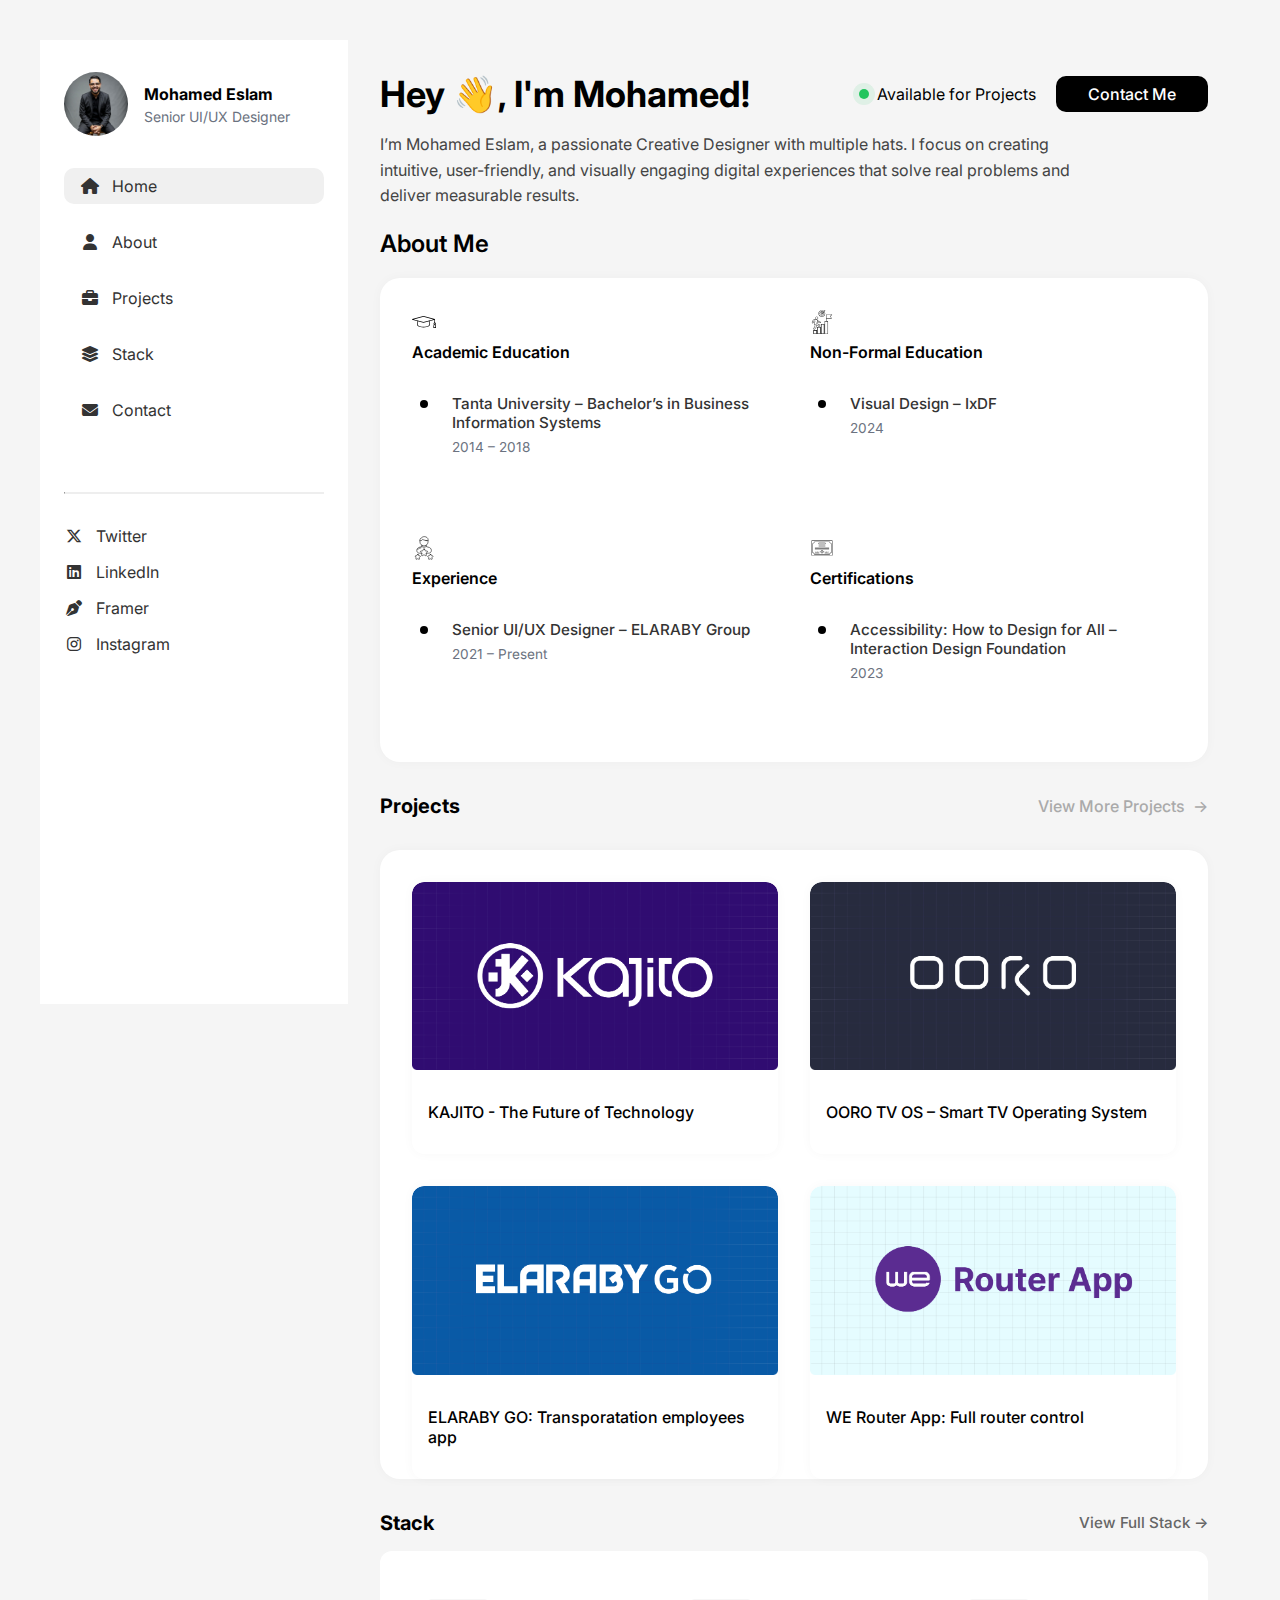
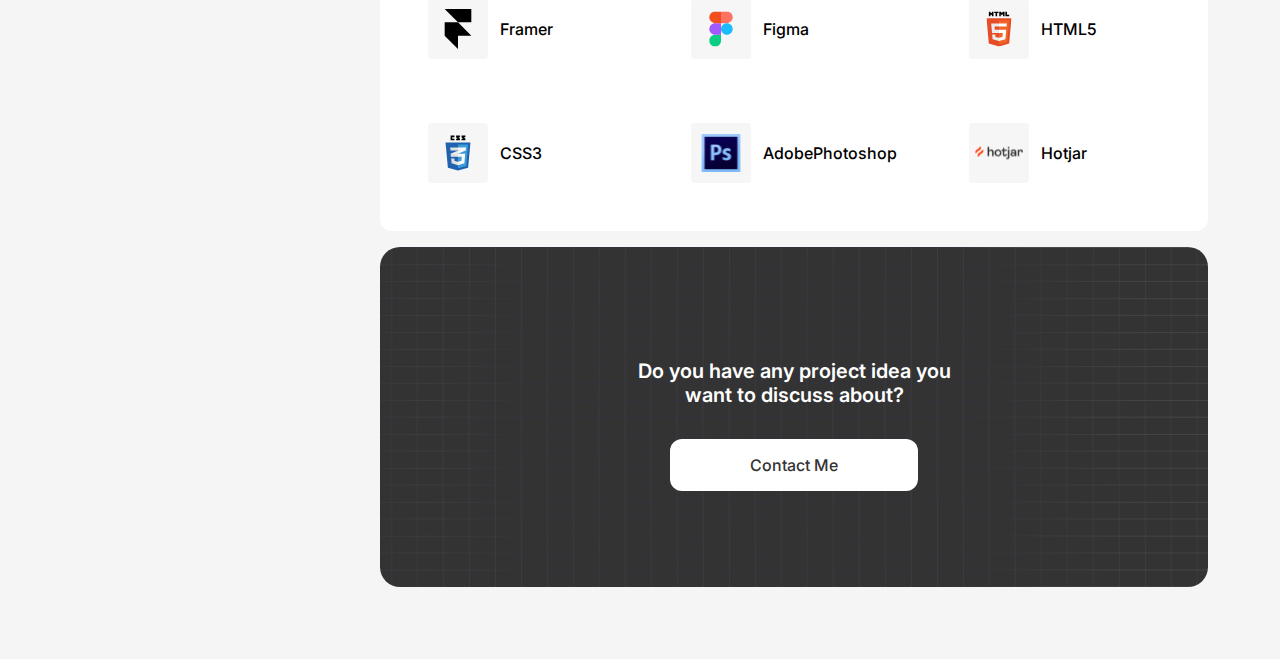
<file: index.html>
<!DOCTYPE html>
<html lang="en">

<head>
    <meta charset="UTF-8" />
    <meta name="viewport" content="width=device-width, initial-scale=1.0" />
    <title>Mohamed Eslam</title>
    <link rel="stylesheet" href="css/main.css" />
    <link rel="stylesheet" href="https://cdnjs.cloudflare.com/ajax/libs/font-awesome/6.5.0/css/all.min.css" />
    <link href="https://fonts.googleapis.com/css2?family=Inter:wght@400;500;700&display=swap" rel="stylesheet">
</head>

<body>
    <div class="site-layout">
        <!-- Sidebar (visible on desktop & tablet) -->
        <aside class="sidebar" id="mobileSidebar">
            <div class="sidebar__top">
                <img src="imgs/image_mo.jpeg" alt="Mohamed Eslam" class="sidebar__avatar" />
                <div class="sidebar__info">
                    <h2 class="sidebar__name">Mohamed Eslam</h2>
                    <p class="sidebar__title">Senior UI/UX Designer</p>
                </div>
                <button class="sidebar__close" id="closeSidebar">
                    <i class="fas fa-times"></i>
                </button>
            </div>

            <nav class="sidebar__nav">
                <ul>
                    <li class="active">
                        <a href="index.html">
                            <i class="fas fa-home"></i>
                            <span>Home</span>
                        </a>
                    </li>
                    <li>
                        <a href="about.html">
                            <i class="fas fa-user"></i>
                            <span>About</span>
                        </a>
                    </li>
                    <li>
                        <a href="projects.html">
                            <i class="fas fa-briefcase"></i>
                            <span>Projects</span>
                        </a>
                    </li>
                    <li>
                        <a href="stack.html">
                            <i class="fas fa-layer-group"></i>
                            <span>Stack</span>
                        </a>
                    </li>
                    <li>
                        <a href="contact.html">
                            <i class="fas fa-envelope"></i>
                            <span>Contact</span>
                        </a>
                    </li>
                </ul>
            </nav>

            <hr class="sidebar__divider" />

            <nav class="sidebar__social">
                <a href="#"><i class="fab fa-x-twitter"></i><span>Twitter</span></a>
                <a href="#"><i class="fab fa-linkedin"></i><span>LinkedIn</span></a>
                <a href="https://framer.com/projects/?teamId=a42255cd-bb03-4445-97d9-6419d2cebc14"><i class="fas fa-pen-nib"></i><span>Framer</span></a>
                <a href="#"><i class="fab fa-instagram"></i><span>Instagram</span></a>
            </nav>
        </aside>

        <!-- Mobile Header (visible on small screens) -->
        <header class="mobile-header">
            <div class="mobile-header__container">
                <img src="imgs/image_mo.jpeg" alt="Mohamed Eslam" class="mobile-header__avatar" />
                <div class="mobile-header__info">
                    <h2 class="mobile-header__name">Mohamed Eslam</h2>
                    <p class="mobile-header__title">Senior UI/UX Designer</p>
                </div>
                <button class="mobile-header__toggle" id="menuOpen">
                    <i class="fas fa-bars" id="menuIcon"></i>
                </button>
                <button class="mobile-header__toggle" id="menuClose">
                    <i class="fas fa-times" id="menuIcon"></i>
                </button>
            </div>
            <div id="mobileNavigations">
                <nav class="sidebar__nav">
                    <ul>
                        <li>
                            <a href="index.html">
                                <i class="fas fa-home"></i>
                                <span>Home</span>
                            </a>
                        </li>
                        <li>
                            <a href="about.html">
                                <i class="fas fa-user"></i>
                                <span>About</span>
                            </a>
                        </li>
                        <li>
                            <a href="projects.html">
                                <i class="fas fa-briefcase"></i>
                                <span>Projects</span>
                            </a>
                        </li>
                        <li>
                            <a href="stack.html">
                                <i class="fas fa-layer-group"></i>
                                <span>Stack</span>
                            </a>
                        </li>
                        <li>
                            <a href="contact.html">
                                <i class="fas fa-envelope"></i>
                                <span>Contact</span>
                            </a>
                        </li>
                    </ul>
                </nav>

                <hr class="sidebar__divider" />

                <nav class="sidebar__social">
                    <a href="#"><i class="fab fa-x-twitter"></i><span>Twitter</span></a>
                    <a href="#"><i class="fab fa-linkedin"></i><span>LinkedIn</span></a>
                    <a href="#"><i class="fas fa-pen-nib"></i><span>Framer</span></a>
                    <a href="#"><i class="fab fa-instagram"></i><span>Instagram</span></a>
                </nav>
            </div>
        </header>

        <!-- JavaScript toggle -->
        <script>
            const menuIcon = document.getElementById("menuIcon");
            const sidebar = document.getElementById("mobileSidebar");
            const openMenueBtn = document.getElementById("menuOpen");
            const closeMenueBtn = document.getElementById("menuClose");

            openMenueBtn.addEventListener("click", () => {
                mobileNavigations.classList.add("active");
                openMenueBtn.classList.add("hide");
                closeMenueBtn.classList.add("active");
            });

            closeMenueBtn.addEventListener("click", () => {
                mobileNavigations.classList.remove("active");
                openMenueBtn.classList.remove("hide");
                closeMenueBtn.classList.remove("active");
            });
        </script>


        <!-- Main Content Area -->
        <main class="main-content">
            <section class="hero">
                <div class="hero__top">
                    <div class="hero__intro">
                        <h1 class="hero__title">Hey 👋, I'm Mohamed!</h1>
                    </div>

                    <div class="hero__cta">
                        <div class="hero__status">
                            <span class="dot"></span>
                            <span>Available for Projects</span>
                        </div>
                        <a href="contact.html" class="btn btn--black">Contact Me</a>
                    </div>
                </div>

                <p class="hero__subtitle">
                    I’m Mohamed Eslam, a passionate Creative Designer with multiple hats. I focus on creating intuitive,
                    user-friendly, and visually engaging digital experiences that solve real problems and deliver
                    measurable results.
                </p>
            </section>

            <!-- About me Section -->
            <section class="about">
                <div class="about__header">
                    <h2 class="about__title">About Me</h2>
                </div>

                <div class="about__card">
                    <div class="about__grid-2x2">

                        <!-- Academic Education -->
                        <div class="about__section">
                            <div class="about__section-header">
                                <img src="imgs/academic.svg" alt="" class="about__icon" />
                                <h3>Academic Education</h3>
                            </div>
                            <ul class="about__timeline">
                                <li>
                                    <p class="about__item-title">Tanta University – Bachelor’s in Business Information
                                        Systems</p>
                                    <span class="about__item-date">2014 – 2018</span>
                                </li>
                            </ul>
                        </div>

                        <!-- Non-Formal Education -->
                        <div class="about__section">
                            <div class="about__section-header">
                                <img src="imgs/non-formal.svg" alt="" class="about__icon" />
                                <h3>Non-Formal Education</h3>
                            </div>
                            <ul class="about__timeline">
                                <li>
                                    <p class="about__item-title">Visual Design – IxDF</p>
                                    <span class="about__item-date">2024</span>
                                </li>
                            </ul>
                        </div>

                        <!-- Experience -->
                        <div class="about__section">
                            <div class="about__section-header">
                                <img src="imgs/experience.svg" alt="" class="about__icon" />
                                <h3>Experience</h3>
                            </div>
                            <ul class="about__timeline">
                                <li>
                                    <p class="about__item-title">Senior UI/UX Designer – ELARABY Group</p>
                                    <span class="about__item-date">2021 – Present</span>
                                </li>
                            </ul>
                        </div>

                        <!-- Certifications -->
                        <div class="about__section">
                            <div class="about__section-header">
                                <img src="imgs/certificate.svg" alt="" class="about__icon" />
                                <h3>Certifications</h3>
                            </div>
                            <ul class="about__timeline">
                                <li>
                                    <p class="about__item-title">Accessibility: How to Design for All – Interaction
                                        Design Foundation
                                    </p>
                                    <span class="about__item-date">2023</span>
                                </li>
                            </ul>
                        </div>

                    </div>
                </div>
            </section>
            <!-- Start Project Sections-->
            <section class="projects">
                <div class="projects__header">
                    <h2 class="projects__title">Projects</h2>
                    <a href="projects.html" class="projects__btn">
                        View More Projects <span class="arrow">→</span>
                    </a>
                </div>
                <div class="projects__grid">

                    <!-- KAJITO Project -->
                    <div class="project-card">
                        <div class="project-card__image">
                            <img src="imgs/kajitoo.png" alt="KAJITO Project" />
                            <div class="project-card__overlay">
                                <a href="https://www.figma.com/proto/q8ets3ieBNLwwyvJgejQxI/Kajito-Project?page-id=3%3A5&node-id=19-3&viewport=317%2C444%2C0.19&t=JSs4Kfu1lF9CPrmO-1&scaling=min-zoom&content-scaling=fixed&starting-point-node-id=19%3A3"
                                    class="project-card__btn" target="_blank" rel="noopener">
                                    <i class="fas fa-eye"></i>
                                    View Project
                                </a>
                            </div>
                        </div>
                        <p class="project-card__title">KAJITO - The Future of Technology</p>
                    </div>

                    <!-- OORO TV OS Project -->
                    <div class="project-card">
                        <div class="project-card__image">
                            <img src="imgs/OROO.png" alt="OORO TV OS Project" />
                            <div class="project-card__overlay">
                                <a href="https://www.figma.com/proto/0PcG3djA3zOFQ4WjIbuc3n/OORO-TV-OS-UX-UI-Team-Assignments?page-id=3094%3A53849&node-id=15193-43799&viewport=20474%2C15317%2C0.16&t=GAk9jYMn8PsJviRU-1&scaling=contain&content-scaling=fixed&starting-point-node-id=15193%3A44757&show-proto-sidebar=1"
                                    class="project-card__btn" target="_blank" rel="noopener">
                                    <i class="fas fa-eye"></i>
                                    View Project
                                </a>
                            </div>
                        </div>
                        <p class="project-card__title">OORO TV OS – Smart TV Operating System</p>
                    </div>

                    <!-- Another Project -->
                    <div class="project-card">
                        <div class="project-card__image">
                            <img src="imgs/go.png" alt="Natours Project" />
                            <div class="project-card__overlay">
                                <a href="https://www.figma.com/proto/prrLwvJmiB3gLVZEetRFAL/Transportation-App?page-id=1%3A3&node-id=6-3851&viewport=746%2C455%2C0.29&t=xNgl7b7BQPxw3jJ2-1&scaling=scale-down&content-scaling=fixed&starting-point-node-id=6%3A3895"
                                    class="project-card__btn" target="_blank" rel="noopener">
                                    <i class="fas fa-eye"></i>
                                    View Project
                                </a>
                            </div>
                        </div>
                        <p class="project-card__title">ELARABY GO: Transporatation employees app</p>
                    </div>

                    <!-- WE Router App Project -->
                    <div class="project-card">
                        <div class="project-card__image">
                            <img src="imgs/router.png" alt="WE Router App Project" />
                            <div class="project-card__overlay">
                                <a href="https://www.figma.com/proto/aCP6FNe82Oh9qRR64b9LUa/Router-Application?page-id=1%3A3&node-id=636-290&viewport=6374%2C2774%2C0.39&t=AUW5uBJkV4vDdm1r-1&scaling=scale-down&content-scaling=fixed&starting-point-node-id=636%3A309&show-proto-sidebar=1"
                                    class="project-card__btn" target="_blank" rel="noopener">
                                    <i class="fas fa-eye"></i>
                                    View Project
                                </a>
                            </div>
                        </div>
                        <p class="project-card__title">WE Router App: Full router control</p>
                    </div>
                </div>
            </section>
            <!-- End Project Sections-->

            <!-- Start Stack Section-->
            <section class="stack">
                <div class="stack__header">
                    <h2 class="stack__heading">Stack</h2>
                    <a href="stack.html" class="stack__link">View Full Stack <span class="arrow">→</span></a>
                </div>

                <div class="stack__grid">
                    <div class="stack__item">
                        <img class="stack__icon" src="imgs/Franer.svg" alt="Framer Logo">
                        <span class="stack__name">Framer</span>
                    </div>
                    <div class="stack__item">
                        <img class="stack__icon" src="imgs/Figma.svg" alt="Figma Logo">
                        <span class="stack__name">Figma</span>
                    </div>
                    <div class="stack__item">
                        <img class="stack__icon" src="imgs/HTML.svg" alt="HTML5 Logo">
                        <span class="stack__name">HTML5</span>
                    </div>
                    <div class="stack__item">
                        <img class="stack__icon" src="imgs/CSS.svg" alt="CSS3 Logo">
                        <span class="stack__name">CSS3</span>
                    </div>
                    <div class="stack__item">
                        <img class="stack__icon" src="imgs/Photoshop.svg" alt="Notion Logo">
                        <span class="stack__name">AdobePhotoshop</span>
                    </div>
                    <div class="stack__item">
                        <img class="stack__icon" src="imgs/Hotjar.svg" alt="Hotjar Logo">
                        <span class="stack__name">Hotjar</span>
                    </div>
                </div>
            </section>
            <!-- End Stack Section-->

            <!-- Start Contact me Section-->
            <section class="contact">
                <div class="contact__content">
                    <h2 class="contact__text">
                        Do you have any project idea you<br>
                        want to discuss about?
                    </h2>
                    <a href="#contact-form" class="contact__button">Contact Me</a>
                </div>
            </section>
            <!-- End Contact me Section-->


        </main>
    </div>
</body>
<script>
    // Get current page file name
    const currentPage = window.location.pathname.split("/").pop();

    // Get all sidebar links
    const navLinks = document.querySelectorAll(".sidebar__nav a");

    navLinks.forEach(link => {
        const linkPage = link.getAttribute("href");

        if (linkPage === currentPage) {
            link.parentElement.classList.add("active");
        } else {
            link.parentElement.classList.remove("active");
        }
    });
</script>

</html>
</file>
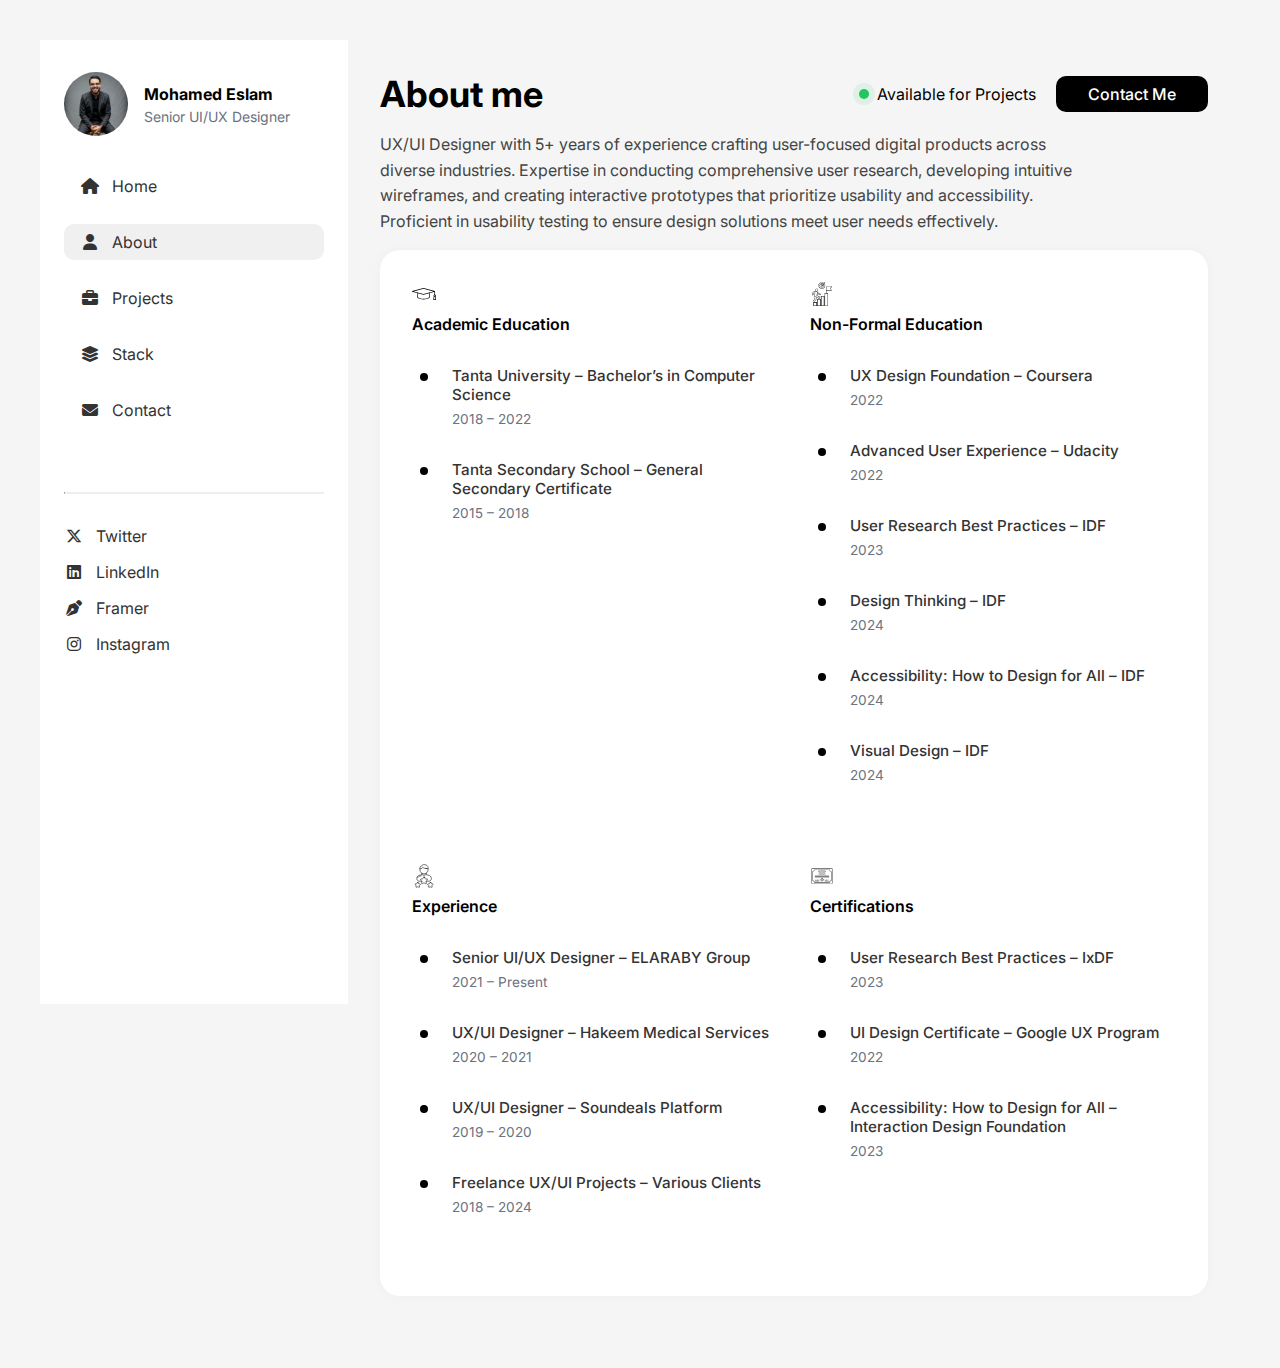
<file: about.html>
<!DOCTYPE html>
<html lang="en">

<head>
    <meta charset="UTF-8" />
    <meta name="viewport" content="width=device-width, initial-scale=1.0" />
    <title>Mohamed Eslam</title>
    <link rel="stylesheet" href="css/main.css" />
    <link rel="stylesheet" href="https://cdnjs.cloudflare.com/ajax/libs/font-awesome/6.5.0/css/all.min.css" />
    <link href="https://fonts.googleapis.com/css2?family=Inter:wght@400;500;700&display=swap" rel="stylesheet">
</head>

<body>
    <div class="site-layout">
        <!-- Sidebar (visible on desktop & tablet) -->
        <aside class="sidebar" id="mobileSidebar">
            <div class="sidebar__top">
                <img src="imgs/image_mo.jpeg" alt="Mohamed Eslam" class="sidebar__avatar" />
                <div class="sidebar__info">
                    <h2 class="sidebar__name">Mohamed Eslam</h2>
                    <p class="sidebar__title">Senior UI/UX Designer</p>
                </div>
                <button class="sidebar__close" id="closeSidebar">
                    <i class="fas fa-times"></i>
                </button>
            </div>

            <nav class="sidebar__nav">
                <ul>
                    <li>
                        <a href="index.html">
                            <i class="fas fa-home"></i>
                            <span>Home</span>
                        </a>
                    </li>
                    <li class="active">
                        <a href="about.html">
                            <i class="fas fa-user"></i>
                            <span>About</span>
                        </a>
                    </li>
                    <li>
                        <a href="projects.html">
                            <i class="fas fa-briefcase"></i>
                            <span>Projects</span>
                        </a>
                    </li>
                    <li>
                        <a href="stack.html">
                            <i class="fas fa-layer-group"></i>
                            <span>Stack</span>
                        </a>
                    </li>
                    <li>
                        <a href="contact.html">
                            <i class="fas fa-envelope"></i>
                            <span>Contact</span>
                        </a>
                    </li>
                </ul>
            </nav>

            <hr class="sidebar__divider" />

            <nav class="sidebar__social">
                <a href="#"><i class="fab fa-x-twitter"></i><span>Twitter</span></a>
                <a href="#"><i class="fab fa-linkedin"></i><span>LinkedIn</span></a>
                <a href="#"><i class="fas fa-pen-nib"></i><span>Framer</span></a>
                <a href="#"><i class="fab fa-instagram"></i><span>Instagram</span></a>
            </nav>
        </aside>

        <!-- Mobile Header (visible on small screens) -->
        <header class="mobile-header">
            <div class="mobile-header__container">
                <img src="imgs/image_mo.jpeg" alt="Mohamed Eslam" class="mobile-header__avatar" />
                <div class="mobile-header__info">
                    <h2 class="mobile-header__name">Mohamed Eslam</h2>
                    <p class="mobile-header__title">Senior UI/UX Designer</p>
                </div>
                <button class="mobile-header__toggle" id="menuOpen">
                    <i class="fas fa-bars" id="menuIcon"></i>
                </button>
                <button class="mobile-header__toggle" id="menuClose">
                    <i class="fas fa-times" id="menuIcon"></i>
                </button>
            </div>
            <div id="mobileNavigations">
                <nav class="sidebar__nav">
                    <ul>
                        <li>
                            <a href="index.html">
                                <i class="fas fa-home"></i>
                                <span>Home</span>
                            </a>
                        </li>
                        <li class="active">
                            <a href="about.html">
                                <i class="fas fa-user"></i>
                                <span>About</span>
                            </a>
                        </li>
                        <li>
                            <a href="projects.html">
                                <i class="fas fa-briefcase"></i>
                                <span>Projects</span>
                            </a>
                        </li>
                        <li>
                            <a href="stack.html">
                                <i class="fas fa-layer-group"></i>
                                <span>Stack</span>
                            </a>
                        </li>
                        <li>
                            <a href="contact.html">
                                <i class="fas fa-envelope"></i>
                                <span>Contact</span>
                            </a>
                        </li>
                    </ul>
                </nav>

                <hr class="sidebar__divider" />

                <nav class="sidebar__social">
                    <a href="#"><i class="fab fa-x-twitter"></i><span>Twitter</span></a>
                    <a href="#"><i class="fab fa-linkedin"></i><span>LinkedIn</span></a>
                    <a href="#"><i class="fas fa-pen-nib"></i><span>Framer</span></a>
                    <a href="#"><i class="fab fa-instagram"></i><span>Instagram</span></a>
                </nav>
            </div>
        </header>

        <!-- JavaScript toggle -->
        <script>
            const menuIcon = document.getElementById("menuIcon");
            const sidebar = document.getElementById("mobileSidebar");
            const openMenueBtn = document.getElementById("menuOpen");
            const closeMenueBtn = document.getElementById("menuClose");

            openMenueBtn.addEventListener("click", () => {
                mobileNavigations.classList.add("active");
                openMenueBtn.classList.add("hide");
                closeMenueBtn.classList.add("active");
            });

            closeMenueBtn.addEventListener("click", () => {
                mobileNavigations.classList.remove("active");
                openMenueBtn.classList.remove("hide");
                closeMenueBtn.classList.remove("active");
            });
        </script>


        <!-- Main Content Area -->
        <main class="main-content">
            <section class="hero">
                <div class="hero__top">
                    <div class="hero__intro">
                        <h2 class="hero__title">About me</h2>
                    </div>

                    <div class="hero__cta">
                        <div class="hero__status">
                            <span class="dot"></span>
                            <span>Available for Projects</span>
                        </div>
                        <a href="contact.html" class="btn btn--black">Contact Me</a>
                    </div>
                </div>

                <p class="hero__subtitle">
                    UX/UI Designer with 5+ years of experience crafting user-focused digital products across diverse
                    industries. Expertise in conducting comprehensive user research, developing intuitive wireframes,
                    and creating interactive prototypes that prioritize usability and accessibility. Proficient in
                    usability testing to ensure design solutions meet user needs effectively.
                </p>
            </section>

            <!-- About me Section -->
            <section class="about">
                <div class="about__card">
                    <div class="about__grid-2x2">

                        <!-- Academic Education -->
                        <div class="about__section">
                            <div class="about__section-header">
                                <img src="imgs/academic.svg" alt="" class="about__icon" />
                                <h3>Academic Education</h3>
                            </div>
                            <ul class="about__timeline">
                                <li>
                                    <p class="about__item-title">Tanta University – Bachelor’s in Computer Science</p>
                                    <span class="about__item-date">2018 – 2022</span>
                                </li>
                                <li>
                                    <p class="about__item-title">Tanta Secondary School – General Secondary Certificate
                                    </p>
                                    <span class="about__item-date">2015 – 2018</span>
                                </li>
                            </ul>
                        </div>

                        <!-- Non-Formal Education -->
                        <div class="about__section">
                            <div class="about__section-header">
                                <img src="imgs/non-formal.svg" alt="" class="about__icon" />
                                <h3>Non-Formal Education</h3>
                            </div>
                            <ul class="about__timeline">
                                <li>
                                    <p class="about__item-title">UX Design Foundation – Coursera</p>
                                    <span class="about__item-date">2022</span>
                                </li>
                                <li>
                                    <p class="about__item-title">Advanced User Experience – Udacity</p>
                                    <span class="about__item-date">2022</span>
                                </li>
                                <li>
                                    <p class="about__item-title">User Research Best Practices – IDF</p>
                                    <span class="about__item-date">2023</span>
                                </li>
                                <li>
                                    <p class="about__item-title">Design Thinking – IDF</p>
                                    <span class="about__item-date">2024</span>
                                </li>
                                <li>
                                    <p class="about__item-title">Accessibility: How to Design for All – IDF</p>
                                    <span class="about__item-date">2024</span>
                                </li>
                                <li>
                                    <p class="about__item-title">Visual Design – IDF</p>
                                    <span class="about__item-date">2024</span>
                                </li>
                            </ul>
                        </div>

                        <!-- Experience -->
                        <div class="about__section">
                            <div class="about__section-header">
                                <img src="imgs/experience.svg" alt="" class="about__icon" />
                                <h3>Experience</h3>
                            </div>
                            <ul class="about__timeline">
                                <li>
                                    <p class="about__item-title">Senior UI/UX Designer – ELARABY Group</p>
                                    <span class="about__item-date">2021 – Present</span>
                                </li>
                                <li>
                                    <p class="about__item-title">UX/UI Designer – Hakeem Medical Services</p>
                                    <span class="about__item-date">2020 – 2021</span>
                                </li>
                                <li>
                                    <p class="about__item-title">UX/UI Designer – Soundeals Platform</p>
                                    <span class="about__item-date">2019 – 2020</span>
                                </li>
                                <li>
                                    <p class="about__item-title">Freelance UX/UI Projects – Various Clients</p>
                                    <span class="about__item-date">2018 – 2024</span>
                                </li>
                            </ul>
                        </div>

                        <!-- Certifications -->
                        <div class="about__section">
                            <div class="about__section-header">
                                <img src="imgs/certificate.svg" alt="" class="about__icon" />
                                <h3>Certifications</h3>
                            </div>
                            <ul class="about__timeline">
                                <li>
                                    <p class="about__item-title">User Research Best Practices – IxDF</p>
                                    <span class="about__item-date">2023</span>
                                </li>
                                <li>
                                    <p class="about__item-title">UI Design Certificate – Google UX Program</p>
                                    <span class="about__item-date">2022</span>
                                </li>
                                <li>
                                    <p class="about__item-title">Accessibility: How to Design for All – Interaction
                                        Design Foundation
                                    </p>
                                    <span class="about__item-date">2023</span>
                                </li>
                            </ul>
                        </div>

                    </div>
                </div>
            </section>
            <!-- Start Project Sections-->

        </main>
    </div>
</body>

</html>
</file>
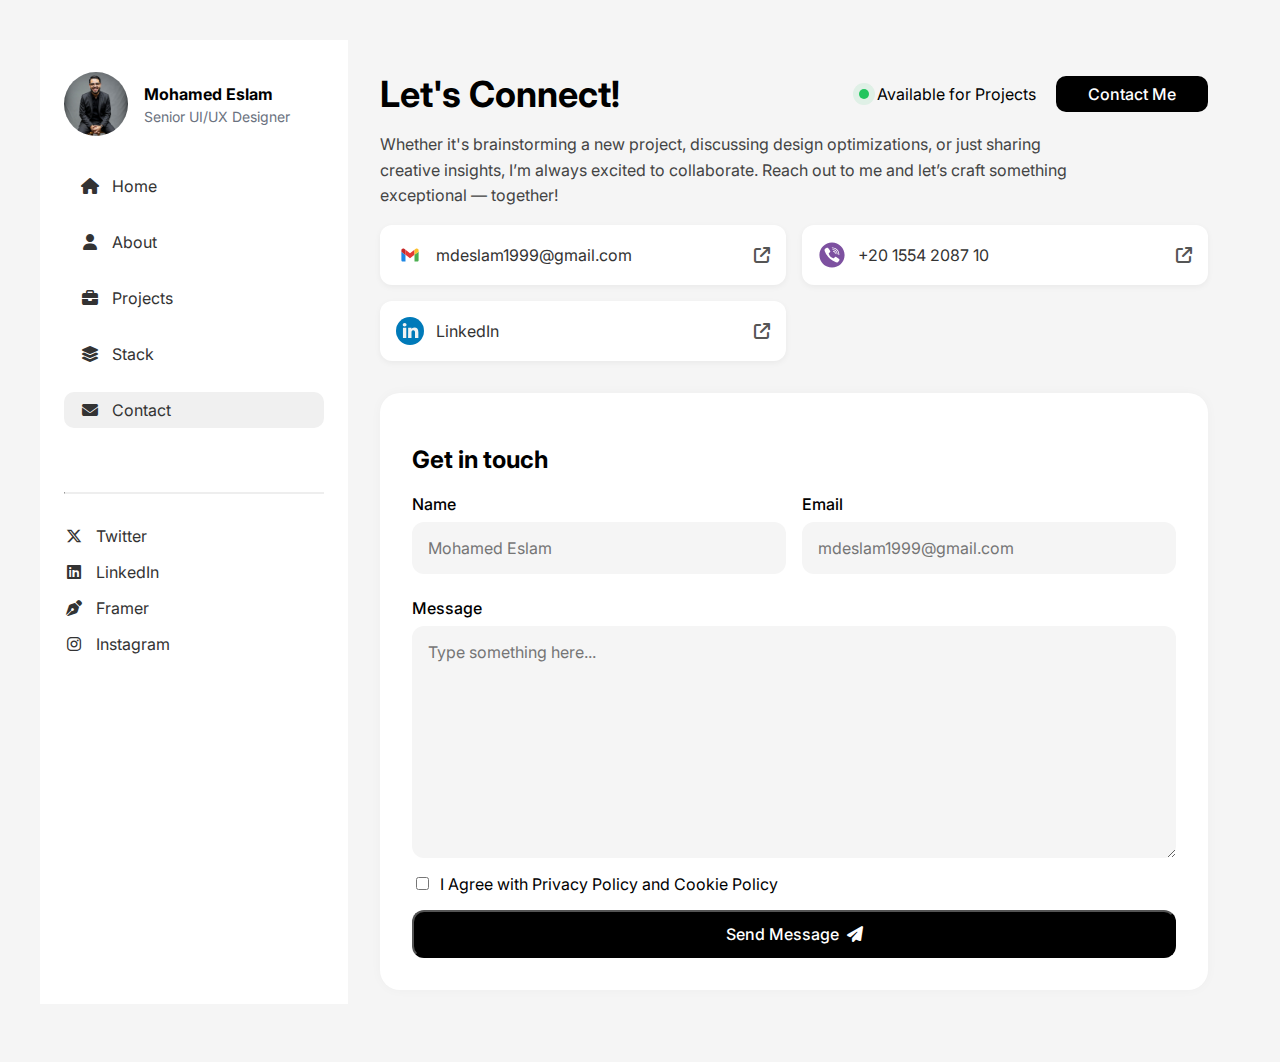
<file: contact.html>
<!DOCTYPE html>
<html lang="en">

<head>
    <meta charset="UTF-8" />
    <meta name="viewport" content="width=device-width, initial-scale=1.0" />
    <title>Mohamed Eslam</title>
    <link rel="stylesheet" href="css/main.css" />
    <link rel="stylesheet" href="https://cdnjs.cloudflare.com/ajax/libs/font-awesome/6.5.0/css/all.min.css" />
    <link href="https://fonts.googleapis.com/css2?family=Inter:wght@400;500;700&display=swap" rel="stylesheet">
</head>

<body>
    <div class="site-layout">
        <!-- Sidebar (visible on desktop & tablet) -->
        <aside class="sidebar" id="mobileSidebar">
            <div class="sidebar__top">
                <img src="imgs/image_mo.jpeg" alt="Mohamed Eslam" class="sidebar__avatar" />
                <div class="sidebar__info">
                    <h2 class="sidebar__name">Mohamed Eslam</h2>
                    <p class="sidebar__title">Senior UI/UX Designer</p>
                </div>
                <button class="sidebar__close" id="closeSidebar">
                    <i class="fas fa-times"></i>
                </button>
            </div>

            <nav class="sidebar__nav">
                <ul>
                    <li>
                        <a href="index.html">
                            <i class="fas fa-home"></i>
                            <span>Home</span>
                        </a>
                    </li>
                    <li>
                        <a href="about.html">
                            <i class="fas fa-user"></i>
                            <span>About</span>
                        </a>
                    </li>
                    <li>
                        <a href="projects.html">
                            <i class="fas fa-briefcase"></i>
                            <span>Projects</span>
                        </a>
                    </li>
                    <li>
                        <a href="stack.html">
                            <i class="fas fa-layer-group"></i>
                            <span>Stack</span>
                        </a>
                    </li>
                    <li class="active">
                        <a href="contact.html">
                            <i class="fas fa-envelope"></i>
                            <span>Contact</span>
                        </a>
                    </li>
                </ul>
            </nav>

            <hr class="sidebar__divider" />

            <nav class="sidebar__social">
                <a href="#"><i class="fab fa-x-twitter"></i><span>Twitter</span></a>
                <a href="#"><i class="fab fa-linkedin"></i><span>LinkedIn</span></a>
                <a href="#"><i class="fas fa-pen-nib"></i><span>Framer</span></a>
                <a href="#"><i class="fab fa-instagram"></i><span>Instagram</span></a>
            </nav>
        </aside>

        <!-- Mobile Header (visible on small screens) -->
        <header class="mobile-header">
            <div class="mobile-header__container">
                <img src="imgs/image_mo.jpeg" alt="Mohamed Eslam" class="mobile-header__avatar" />
                <div class="mobile-header__info">
                    <h2 class="mobile-header__name">Mohamed Eslam</h2>
                    <p class="mobile-header__title">Senior UI/UX Designer</p>
                </div>
                <button class="mobile-header__toggle" id="menuOpen">
                    <i class="fas fa-bars" id="menuIcon"></i>
                </button>
                <button class="mobile-header__toggle" id="menuClose">
                    <i class="fas fa-times" id="menuIcon"></i>
                </button>
            </div>
            <div id="mobileNavigations">
                <nav class="sidebar__nav">
                    <ul>
                        <li class="active">
                            <a href="index.html">
                                <i class="fas fa-home"></i>
                                <span>Home</span>
                            </a>
                        </li>
                        <li>
                            <a href="about.html">
                                <i class="fas fa-user"></i>
                                <span>About</span>
                            </a>
                        </li>
                        <li>
                            <a href="projects.html">
                                <i class="fas fa-briefcase"></i>
                                <span>Projects</span>
                            </a>
                        </li>
                        <li>
                            <a href="stack.html">
                                <i class="fas fa-layer-group"></i>
                                <span>Stack</span>
                            </a>
                        </li>
                        <li>
                            <a href="contact.html">
                                <i class="fas fa-envelope"></i>
                                <span>Contact</span>
                            </a>
                        </li>
                    </ul>
                </nav>

                <hr class="sidebar__divider" />

                <nav class="sidebar__social">
                    <a href="#"><i class="fab fa-x-twitter"></i><span>Twitter</span></a>
                    <a href="#"><i class="fab fa-linkedin"></i><span>LinkedIn</span></a>
                    <a href="#"><i class="fas fa-pen-nib"></i><span>Framer</span></a>
                    <a href="#"><i class="fab fa-instagram"></i><span>Instagram</span></a>
                </nav>
            </div>
        </header>

        <!-- JavaScript toggle -->
        <script>
            const menuIcon = document.getElementById("menuIcon");
            const sidebar = document.getElementById("mobileSidebar");
            const openMenueBtn = document.getElementById("menuOpen");
            const closeMenueBtn = document.getElementById("menuClose");

            openMenueBtn.addEventListener("click", () => {
                mobileNavigations.classList.add("active");
                openMenueBtn.classList.add("hide");
                closeMenueBtn.classList.add("active");
            });

            closeMenueBtn.addEventListener("click", () => {
                mobileNavigations.classList.remove("active");
                openMenueBtn.classList.remove("hide");
                closeMenueBtn.classList.remove("active");
            });
        </script>


        <!-- Main Content Area -->
        <main class="main-content">
            <section class="hero">
                <div class="hero__top">
                    <div class="hero__intro">
                        <h2 class="hero__title">Let's Connect!</h2>
                    </div>

                    <div class="hero__cta">
                        <div class="hero__status">
                            <span class="dot"></span>
                            <span>Available for Projects</span>
                        </div>
                        <a href="contact.html" class="btn btn--black">Contact Me</a>
                    </div>
                </div>

                <p class="hero__subtitle">
                    Whether it's brainstorming a new project, discussing design
                    optimizations, or just sharing creative insights, I’m always excited to collaborate. Reach
                    out to me and let’s craft something exceptional — together!
                </p>
            </section>

            <!-- Contact Section -->
            <section class="contact-block">

                <div class="contact-block__grid">
                    <a href="mailto:mdeslam1999@gmail.com" class="contact-card d-flex justify-between align-center">
                        <span class="d-flex align-center gap-1">
                            <img src="imgs/gmai;.svg" alt="email" class="contact-icon">
                            mdeslam1999@gmail.com
                        </span>
                        <i class="fas fa-arrow-up-right-from-square"></i>
                    </a>

                    <a href="javascript:void(0);" class="contact-card d-flex justify-between align-center"
                        onclick="copyPhoneNumber()">
                        <span class="d-flex align-center gap-1">
                            <img src="imgs/call.svg" alt="call" class="contact-icon">
                            <span id="phone-number">+20 1554 2087 10</span>
                        </span>
                        <i class="fas fa-arrow-up-right-from-square"></i>
                    </a>

                    <!-- Toast message -->
                    <div id="toast" class="toast">Phone number copied!</div>

                    <a href="https://www.linkedin.com/in/mohamed-eslam-a265161b4/   "
                        class="contact-card d-flex justify-between align-center">
                        <span class="d-flex align-center gap-1">
                            <img src="imgs/linkedin.svg" alt="linkedin" class="contact-icon">
                            LinkedIn
                        </span>
                        <i class="fas fa-arrow-up-right-from-square"></i>
                    </a>
                </div>
            </section>

            <!-- Contact Form Section -->
            <section class="contact-form">
                <div class="contact-form__header">
                    <h2>Get in touch</h2>
                </div>

                <form action="https://formspree.io/f/mzzgbrjy" method="POST" class="contact-form__form">
                    <!-- Name and Email Row -->
                    <div class="contact-form__row">
                        <div class="contact-form__field">
                            <label for="name">Name</label>
                            <input type="text" id="name" name="name" placeholder="Mohamed Eslam" required />
                        </div>

                        <div class="contact-form__field">
                            <label for="email">Email</label>
                            <input type="email" id="email" name="email" placeholder="mdeslam1999@gmail.com" required />
                        </div>
                    </div>

                    <!-- Message Field -->
                    <div class="contact-form__field contact-form__fullwidth">
                        <label for="message">Message</label>
                        <textarea id="message" name="message" placeholder="Type something here..." required></textarea>
                    </div>

                    <!-- Privacy Checkbox -->
                    <div class="contact-form__checkbox">
                        <input type="checkbox" id="policy" name="policy" />
                        <label for="policy">I Agree with Privacy Policy and Cookie Policy</label>
                    </div>

                    <!-- Submit Button -->
                    <button type="submit" class="btn btn--black">
                        Send Message <i class="fas fa-paper-plane"></i>
                    </button>
                </form>
            </section>
        </main>
    </div>
</body>

<script>
    /**
     * Copies the phone number displayed on the page to the user's clipboard.
     * Additionally, shows a toast message to confirm the copy action.
     */
    function copyPhoneNumber() {
        const phoneNumber = document.getElementById('phone-number').innerText;
        navigator.clipboard.writeText(phoneNumber).then(() => {
            const toast = document.getElementById('toast');
            toast.classList.add('show');
            setTimeout(() => {
                toast.classList.remove('show');
            }, 2000);
        });
    }
</script>

</html>
</file>
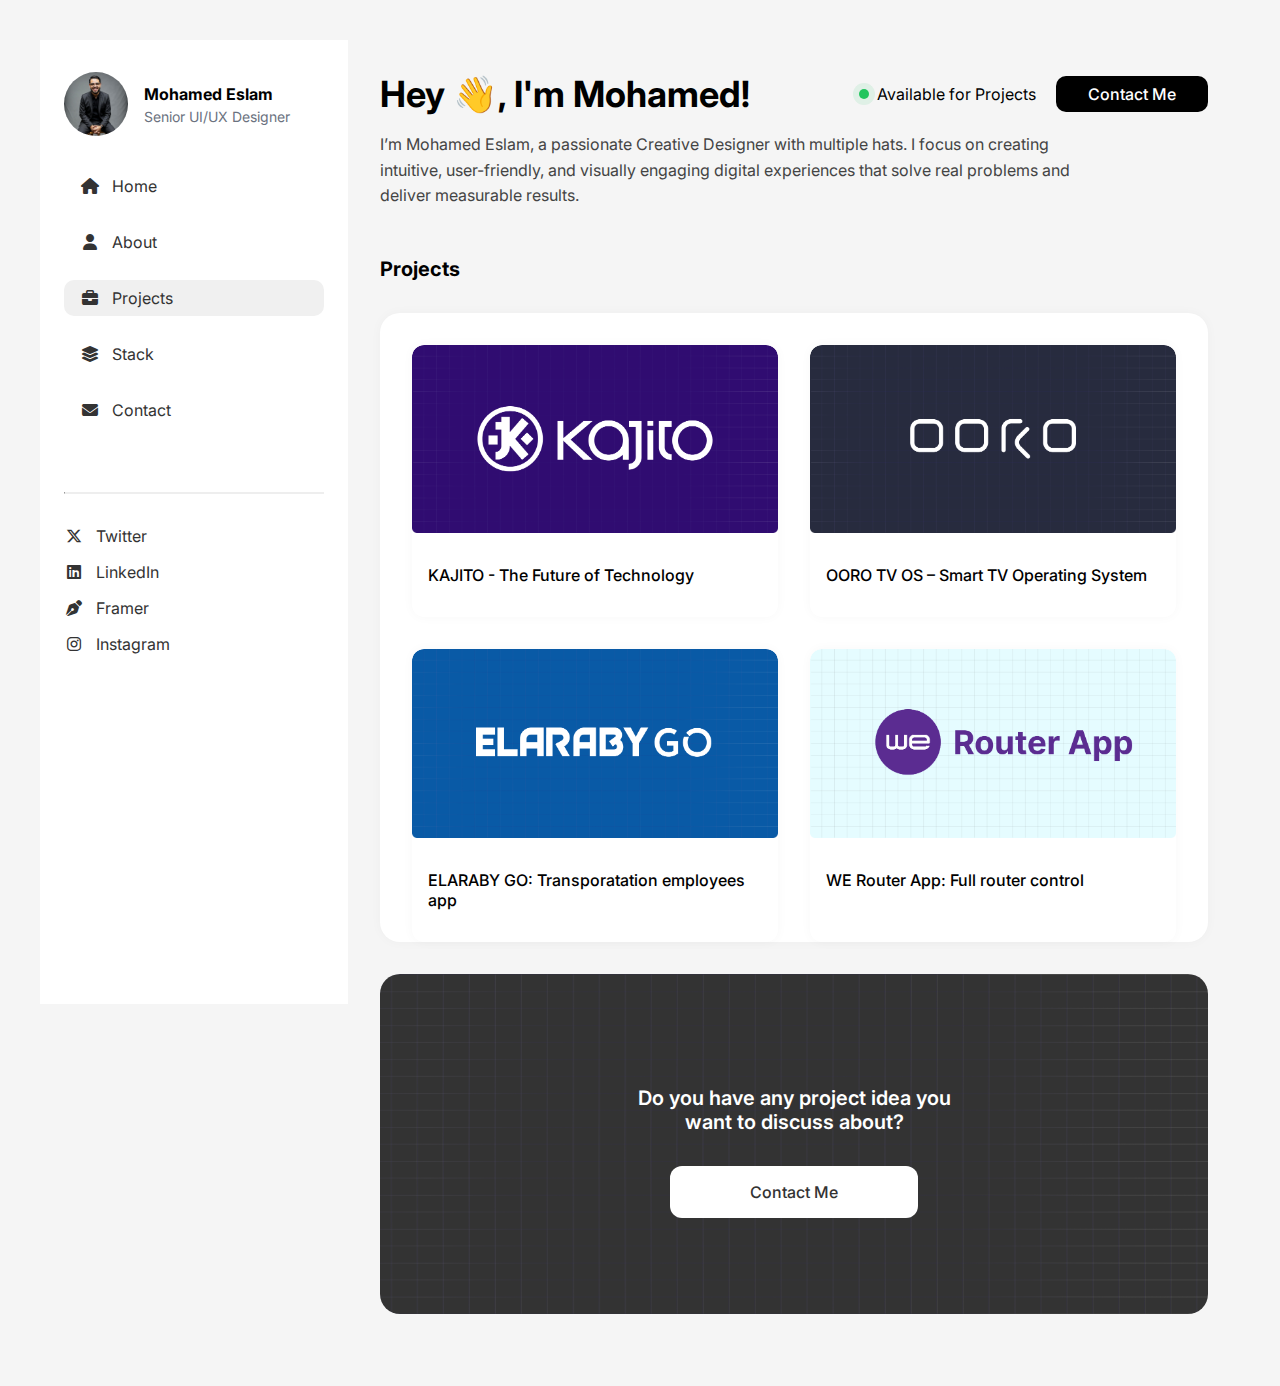
<file: projects.html>
<!DOCTYPE html>
<html lang="en">

<head>
    <meta charset="UTF-8" />
    <meta name="viewport" content="width=device-width, initial-scale=1.0" />
    <title>Mohamed Eslam</title>
    <link rel="stylesheet" href="css/main.css" />
    <link rel="stylesheet" href="https://cdnjs.cloudflare.com/ajax/libs/font-awesome/6.5.0/css/all.min.css" />
    <link href="https://fonts.googleapis.com/css2?family=Inter:wght@400;500;700&display=swap" rel="stylesheet">
</head>

<body>
    <div class="site-layout">
        <!-- Sidebar (visible on desktop & tablet) -->
        <aside class="sidebar" id="mobileSidebar">
            <div class="sidebar__top">
                <img src="imgs/image_mo.jpeg" alt="Mohamed Eslam" class="sidebar__avatar" />
                <div class="sidebar__info">
                    <h2 class="sidebar__name">Mohamed Eslam</h2>
                    <p class="sidebar__title">Senior UI/UX Designer</p>
                </div>
                <button class="sidebar__close" id="closeSidebar">
                    <i class="fas fa-times"></i>
                </button>
            </div>

            <nav class="sidebar__nav">
                <ul>
                    <li>
                        <a href="index.html">
                            <i class="fas fa-home"></i>
                            <span>Home</span>
                        </a>
                    </li>
                    <li>
                        <a href="about.html">
                            <i class="fas fa-user"></i>
                            <span>About</span>
                        </a>
                    </li>
                    <li class="active">
                        <a href="projects.html">
                            <i class="fas fa-briefcase"></i>
                            <span>Projects</span>
                        </a>
                    </li>
                    <li>
                        <a href="stack.html">
                            <i class="fas fa-layer-group"></i>
                            <span>Stack</span>
                        </a>
                    </li>
                    <li>
                        <a href="contact.html">
                            <i class="fas fa-envelope"></i>
                            <span>Contact</span>
                        </a>
                    </li>
                </ul>
            </nav>

            <hr class="sidebar__divider" />

            <nav class="sidebar__social">
                <a href="#"><i class="fab fa-x-twitter"></i><span>Twitter</span></a>
                <a href="#"><i class="fab fa-linkedin"></i><span>LinkedIn</span></a>
                <a href="#"><i class="fas fa-pen-nib"></i><span>Framer</span></a>
                <a href="#"><i class="fab fa-instagram"></i><span>Instagram</span></a>
            </nav>
        </aside>

        <!-- Mobile Header (visible on small screens) -->
        <header class="mobile-header">
            <div class="mobile-header__container">
                <img src="imgs/image_mo.jpeg" alt="Mohamed Eslam" class="mobile-header__avatar" />
                <div class="mobile-header__info">
                    <h2 class="mobile-header__name">Mohamed Eslam</h2>
                    <p class="mobile-header__title">Senior UI/UX Designer</p>
                </div>
                <button class="mobile-header__toggle" id="menuOpen">
                    <i class="fas fa-bars" id="menuIcon"></i>
                </button>
                <button class="mobile-header__toggle" id="menuClose">
                    <i class="fas fa-times" id="menuIcon"></i>
                </button>
            </div>
            <div id="mobileNavigations">
                <nav class="sidebar__nav">
                    <ul>
                        <li>
                            <a href="index.html">
                                <i class="fas fa-home"></i>
                                <span>Home</span>
                            </a>
                        </li>
                        <li>
                            <a href="about.html">
                                <i class="fas fa-user"></i>
                                <span>About</span>
                            </a>
                        </li>
                        <li>
                            <a href="projects.html">
                                <i class="fas fa-briefcase"></i>
                                <span>Projects</span>
                            </a>
                        </li>
                        <li>
                            <a href="stack.html">
                                <i class="fas fa-layer-group"></i>
                                <span>Stack</span>
                            </a>
                        </li>
                        <li>
                            <a href="contact.html">
                                <i class="fas fa-envelope"></i>
                                <span>Contact</span>
                            </a>
                        </li>
                    </ul>
                </nav>

                <hr class="sidebar__divider" />

                <nav class="sidebar__social">
                    <a href="#"><i class="fab fa-x-twitter"></i><span>Twitter</span></a>
                    <a href="#"><i class="fab fa-linkedin"></i><span>LinkedIn</span></a>
                    <a href="#"><i class="fas fa-pen-nib"></i><span>Framer</span></a>
                    <a href="#"><i class="fab fa-instagram"></i><span>Instagram</span></a>
                </nav>
            </div>
        </header>

        <!-- JavaScript toggle -->
        <script>
            const menuIcon = document.getElementById("menuIcon");
            const sidebar = document.getElementById("mobileSidebar");
            const openMenueBtn = document.getElementById("menuOpen");
            const closeMenueBtn = document.getElementById("menuClose");

            openMenueBtn.addEventListener("click", () => {
                mobileNavigations.classList.add("active");
                openMenueBtn.classList.add("hide");
                closeMenueBtn.classList.add("active");
            });

            closeMenueBtn.addEventListener("click", () => {
                mobileNavigations.classList.remove("active");
                openMenueBtn.classList.remove("hide");
                closeMenueBtn.classList.remove("active");
            });
        </script>


        <!-- Main Content Area -->
        <main class="main-content">
            <section class="hero">
                <div class="hero__top">
                    <div class="hero__intro">
                        <h1 class="hero__title">Hey 👋, I'm Mohamed!</h1>
                    </div>

                    <div class="hero__cta">
                        <div class="hero__status">
                            <span class="dot"></span>
                            <span>Available for Projects</span>
                        </div>
                        <a href="contact.html" class="btn btn--black">Contact Me</a>
                    </div>
                </div>

                <p class="hero__subtitle">
                    I’m Mohamed Eslam, a passionate Creative Designer with multiple hats. I focus on creating intuitive,
                    user-friendly, and visually engaging digital experiences that solve real problems and deliver
                    measurable results.
                </p>
            </section>
            <!-- Start Project Sections-->
            <section class="projects">
                <div class="projects__header">
                    <h2 class="projects__title">Projects</h2>
                </div>
                <div class="projects__grid">

                    <!-- KAJITO Project -->
                    <div class="project-card">
                        <div class="project-card__image">
                            <img src="imgs/kajitoo.png" alt="KAJITO Project" />
                            <div class="project-card__overlay">
                                <a href="https://www.figma.com/proto/q8ets3ieBNLwwyvJgejQxI/Kajito-Project?page-id=3%3A5&node-id=19-3&viewport=317%2C444%2C0.19&t=JSs4Kfu1lF9CPrmO-1&scaling=min-zoom&content-scaling=fixed&starting-point-node-id=19%3A3"
                                    class="project-card__btn" target="_blank" rel="noopener">
                                    <i class="fas fa-eye"></i>
                                    View Project
                                </a>
                            </div>
                        </div>
                        <p class="project-card__title">KAJITO - The Future of Technology</p>
                    </div>
                    <!-- OORO TV OS Project -->
                    <div class="project-card">
                        <div class="project-card__image">
                            <img src="imgs/OROO.png" alt="OORO TV OS Project" />
                            <div class="project-card__overlay">
                                <a href="https://www.figma.com/proto/0PcG3djA3zOFQ4WjIbuc3n/OORO-TV-OS-UX-UI-Team-Assignments?page-id=3094%3A53849&node-id=15193-43799&viewport=20474%2C15317%2C0.16&t=GAk9jYMn8PsJviRU-1&scaling=contain&content-scaling=fixed&starting-point-node-id=15193%3A44757&show-proto-sidebar=1"
                                    class="project-card__btn" target="_blank" rel="noopener">
                                    <i class="fas fa-eye"></i>
                                    View Project
                                </a>
                            </div>
                        </div>
                        <p class="project-card__title">OORO TV OS – Smart TV Operating System</p>
                    </div>

                    <!-- Another Project -->
                    <div class="project-card">
                        <div class="project-card__image">
                            <img src="imgs/go.png" alt="Natours Project" />
                            <div class="project-card__overlay">
                                <a href="https://www.figma.com/proto/prrLwvJmiB3gLVZEetRFAL/Transportation-App?page-id=1%3A3&node-id=6-3851&viewport=746%2C455%2C0.29&t=xNgl7b7BQPxw3jJ2-1&scaling=scale-down&content-scaling=fixed&starting-point-node-id=6%3A3895"
                                    class="project-card__btn" target="_blank" rel="noopener">
                                    <i class="fas fa-eye"></i>
                                    View Project
                                </a>
                            </div>
                        </div>
                        <p class="project-card__title">ELARABY GO: Transporatation employees app</p>
                    </div>

                    <!-- WE Router App Project -->
                    <div class="project-card">
                        <div class="project-card__image">
                            <img src="imgs/router.png" alt="WE Router App Project" />
                            <div class="project-card__overlay">
                                <a href="https://www.figma.com/proto/aCP6FNe82Oh9qRR64b9LUa/Router-Application?page-id=1%3A3&node-id=636-290&viewport=6374%2C2774%2C0.39&t=AUW5uBJkV4vDdm1r-1&scaling=scale-down&content-scaling=fixed&starting-point-node-id=636%3A309&show-proto-sidebar=1"
                                    class="project-card__btn" target="_blank" rel="noopener">
                                    <i class="fas fa-eye"></i>
                                    View Project
                                </a>
                            </div>
                        </div>
                        <p class="project-card__title">WE Router App: Full router control</p>
                    </div>
                </div>
            </section>
            <!-- End Project Sections-->

            <!-- Start Contact me Section-->
            <section class="contact">
                <div class="contact__content">
                    <h2 class="contact__text">
                        Do you have any project idea you<br>
                        want to discuss about?
                    </h2>
                    <a href="#contact-form" class="contact__button">Contact Me</a>
                </div>
            </section>
            <!-- End Contact me Section-->

        </main>
    </div>
</body>

</html>
</file>
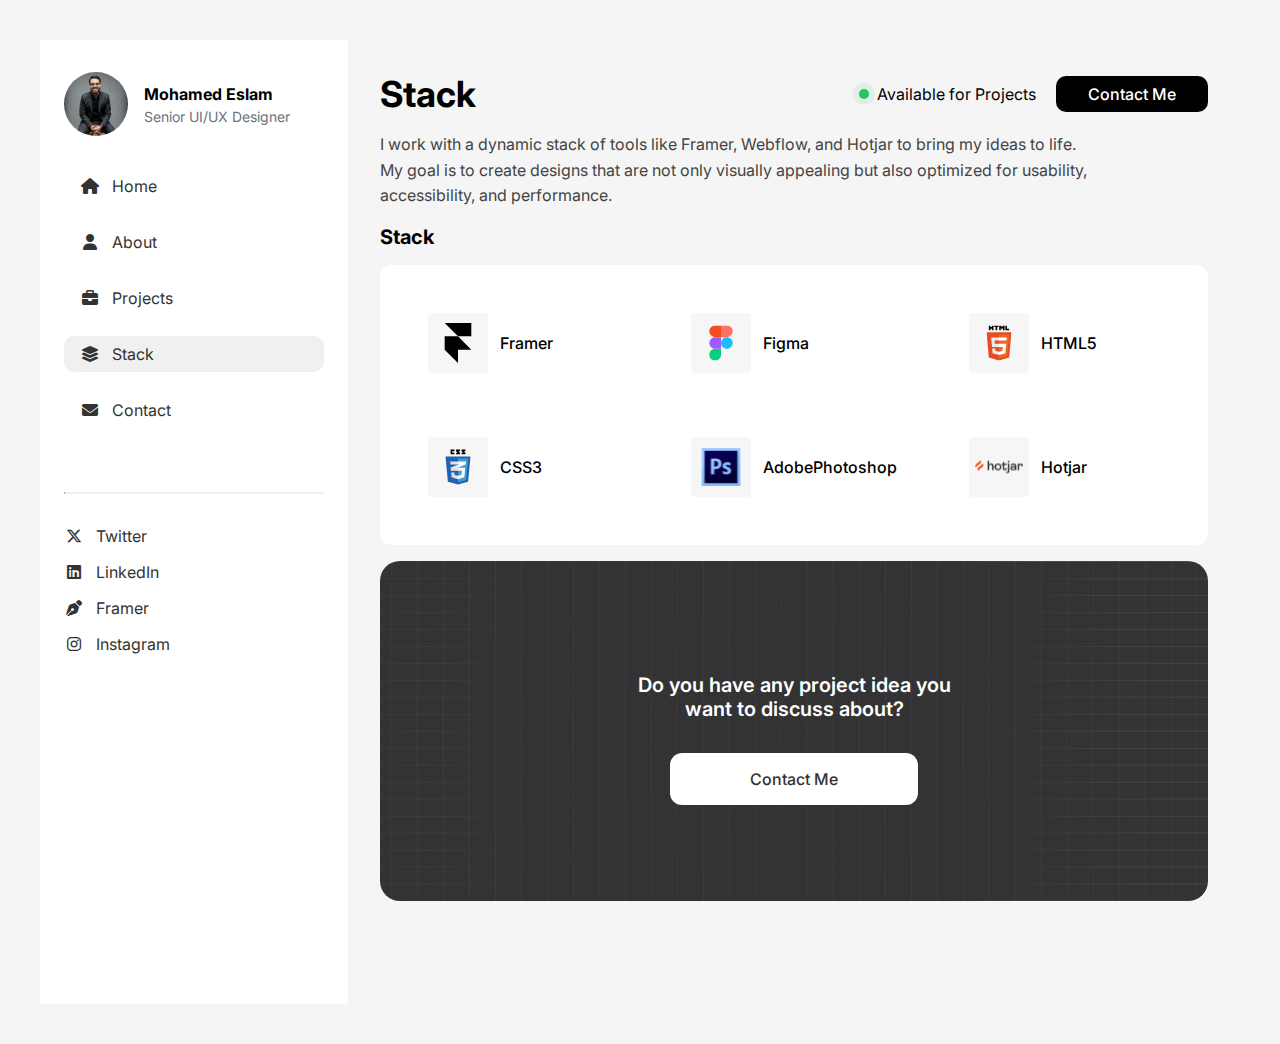
<file: stack.html>
<!DOCTYPE html>
<html lang="en">

<head>
    <meta charset="UTF-8" />
    <meta name="viewport" content="width=device-width, initial-scale=1.0" />
    <title>Mohamed Eslam</title>
    <link rel="stylesheet" href="css/main.css" />
    <link rel="stylesheet" href="https://cdnjs.cloudflare.com/ajax/libs/font-awesome/6.5.0/css/all.min.css" />
    <link href="https://fonts.googleapis.com/css2?family=Inter:wght@400;500;700&display=swap" rel="stylesheet">
</head>

<body>
    <div class="site-layout">
        <!-- Sidebar (visible on desktop & tablet) -->
        <aside class="sidebar" id="mobileSidebar">
            <div class="sidebar__top">
                <img src="imgs/image_mo.jpeg" alt="Mohamed Eslam" class="sidebar__avatar" />
                <div class="sidebar__info">
                    <h2 class="sidebar__name">Mohamed Eslam</h2>
                    <p class="sidebar__title">Senior UI/UX Designer</p>
                </div>
                <button class="sidebar__close" id="closeSidebar">
                    <i class="fas fa-times"></i>
                </button>
            </div>

            <nav class="sidebar__nav">
                <ul>
                    <li>
                        <a href="index.html">
                            <i class="fas fa-home"></i>
                            <span>Home</span>
                        </a>
                    </li>
                    <li>
                        <a href="about.html">
                            <i class="fas fa-user"></i>
                            <span>About</span>
                        </a>
                    </li>
                    <li>
                        <a href="projects.html">
                            <i class="fas fa-briefcase"></i>
                            <span>Projects</span>
                        </a>
                    </li>
                    <li class="active">
                        <a href="stack.html">
                            <i class="fas fa-layer-group"></i>
                            <span>Stack</span>
                        </a>
                    </li>
                    <li>
                        <a href="contact.html">
                            <i class="fas fa-envelope"></i>
                            <span>Contact</span>
                        </a>
                    </li>
                </ul>
            </nav>

            <hr class="sidebar__divider" />

            <nav class="sidebar__social">
                <a href="#"><i class="fab fa-x-twitter"></i><span>Twitter</span></a>
                <a href="#"><i class="fab fa-linkedin"></i><span>LinkedIn</span></a>
                <a href="#"><i class="fas fa-pen-nib"></i><span>Framer</span></a>
                <a href="#"><i class="fab fa-instagram"></i><span>Instagram</span></a>
            </nav>
        </aside>

        <!-- Mobile Header (visible on small screens) -->
        <header class="mobile-header">
            <div class="mobile-header__container">
                <img src="imgs/image_mo.jpeg" alt="Mohamed Eslam" class="mobile-header__avatar" />
                <div class="mobile-header__info">
                    <h2 class="mobile-header__name">Mohamed Eslam</h2>
                    <p class="mobile-header__title">Senior UI/UX Designer</p>
                </div>
                <button class="mobile-header__toggle" id="menuOpen">
                    <i class="fas fa-bars" id="menuIcon"></i>
                </button>
                <button class="mobile-header__toggle" id="menuClose">
                    <i class="fas fa-times" id="menuIcon"></i>
                </button>
            </div>
            <div id="mobileNavigations">
                <nav class="sidebar__nav">
                    <ul>
                        <li>
                            <a href="index.html">
                                <i class="fas fa-home"></i>
                                <span>Home</span>
                            </a>
                        </li>
                        <li>
                            <a href="about.html">
                                <i class="fas fa-user"></i>
                                <span>About</span>
                            </a>
                        </li>
                        <li>
                            <a href="projects.html">
                                <i class="fas fa-briefcase"></i>
                                <span>Projects</span>
                            </a>
                        </li>
                        <li>
                            <a href="stack.html">
                                <i class="fas fa-layer-group"></i>
                                <span>Stack</span>
                            </a>
                        </li>
                        <li>
                            <a href="contact.html">
                                <i class="fas fa-envelope"></i>
                                <span>Contact</span>
                            </a>
                        </li>
                    </ul>
                </nav>

                <hr class="sidebar__divider" />

                <nav class="sidebar__social">
                    <a href="#"><i class="fab fa-x-twitter"></i><span>Twitter</span></a>
                    <a href="#"><i class="fab fa-linkedin"></i><span>LinkedIn</span></a>
                    <a href="#"><i class="fas fa-pen-nib"></i><span>Framer</span></a>
                    <a href="#"><i class="fab fa-instagram"></i><span>Instagram</span></a>
                </nav>
            </div>
        </header>

        <!-- JavaScript toggle -->
        <script>
            const menuIcon = document.getElementById("menuIcon");
            const sidebar = document.getElementById("mobileSidebar");
            const openMenueBtn = document.getElementById("menuOpen");
            const closeMenueBtn = document.getElementById("menuClose");

            openMenueBtn.addEventListener("click", () => {
                mobileNavigations.classList.add("active");
                openMenueBtn.classList.add("hide");
                closeMenueBtn.classList.add("active");
            });

            closeMenueBtn.addEventListener("click", () => {
                mobileNavigations.classList.remove("active");
                openMenueBtn.classList.remove("hide");
                closeMenueBtn.classList.remove("active");
            });
        </script>


        <!-- Main Content Area -->
        <main class="main-content">
            <section class="hero">
                <div class="hero__top">
                    <div class="hero__intro">
                        <h1 class="hero__title">Stack</h1>
                    </div>

                    <div class="hero__cta">
                        <div class="hero__status">
                            <span class="dot"></span>
                            <span>Available for Projects</span>
                        </div>
                        <a href="contact.html" class="btn btn--black">Contact Me</a>
                    </div>
                </div>

                <p class="hero__subtitle">
                    I work with a dynamic stack of tools like Framer, Webflow, and Hotjar to bring my ideas to life. My goal is to create designs that are not only visually appealing but also optimized for usability, accessibility, and performance.
                </p>
            </section>
            <!-- Start Stack Section-->
            <section class="stack">
                <div class="stack__header">
                    <h2 class="stack__heading">Stack</h2>
                </div>

                <div class="stack__grid">
                    <div class="stack__item">
                        <img class="stack__icon" src="imgs/Franer.svg" alt="Framer Logo">
                        <span class="stack__name">Framer</span>
                    </div>
                    <div class="stack__item">
                        <img class="stack__icon" src="imgs/Figma.svg" alt="Figma Logo">
                        <span class="stack__name">Figma</span>
                    </div>
                    <div class="stack__item">
                        <img class="stack__icon" src="imgs/HTML.svg" alt="HTML5 Logo">
                        <span class="stack__name">HTML5</span>
                    </div>
                    <div class="stack__item">
                        <img class="stack__icon" src="imgs/CSS.svg" alt="CSS3 Logo">
                        <span class="stack__name">CSS3</span>
                    </div>
                    <div class="stack__item">
                        <img class="stack__icon" src="imgs/Photoshop.svg" alt="Notion Logo">
                        <span class="stack__name">AdobePhotoshop</span>
                    </div>
                    <div class="stack__item">
                        <img class="stack__icon" src="imgs/Hotjar.svg" alt="Hotjar Logo">
                        <span class="stack__name">Hotjar</span>
                    </div>
                </div>
            </section>
            <!-- End Stack Section-->

            <!-- Start Contact me Section-->
            <section class="contact">
                <div class="contact__content">
                    <h2 class="contact__text">
                        Do you have any project idea you<br>
                        want to discuss about?
                    </h2>
                    <a href="#contact-form" class="contact__button">Contact Me</a>
                </div>
            </section>
            <!-- End Contact me Section-->

        </main>
    </div>
</body>

</html>
</file>
<file: css/main.css>
.d-flex {
  display: flex;
}

.flex-column {
  flex-direction: column;
}

.flex-row {
  flex-direction: row;
}

.justify-center {
  justify-content: center;
}

.justify-between {
  justify-content: space-between;
}

.align-center {
  align-items: center;
}

.text-center {
  text-align: center;
}

.text-left {
  text-align: left;
}

.text-right {
  text-align: right;
}

.fw-bold {
  font-weight: 700;
}

.fw-medium {
  font-weight: 500;
}

.fw-normal {
  font-weight: 400;
}

.m-0 {
  margin: 0 !important;
}

.mt-1 {
  margin-top: 0.5rem;
}

.mt-2 {
  margin-top: 1rem;
}

.mt-3 {
  margin-top: 2rem;
}

.p-0 {
  padding: 0 !important;
}

.p-1 {
  padding: 0.5rem;
}

.p-2 {
  padding: 1rem;
}

.p-3 {
  padding: 2rem;
}

.d-block {
  display: block;
}

.d-none {
  display: none;
}

.d-inline-block {
  display: inline-block;
}

.fs-sm {
  font-size: 0.875rem;
}

.fs-base {
  font-size: 1rem;
}

.fs-lg {
  font-size: 1.25rem;
}

.bg-white {
  background-color: #ffffff;
}

.bg-black {
  background-color: #000000;
}

.bg-primary {
  background-color: #2f2f2f;
}

.bg-accent {
  background-color: #7c3aed;
}

.text-white {
  color: #ffffff;
}

.text-black {
  color: #000000;
}

.text-primary {
  color: #2f2f2f;
}

.text-accent {
  color: #7c3aed;
}

.text-secondary {
  color: #6b7280;
}

.rounded-sm {
  border-radius: 4px;
}

.rounded {
  border-radius: 8px;
}

.rounded-lg {
  border-radius: 16px;
}

.position-relative {
  position: relative;
}

.position-absolute {
  position: absolute;
}

.position-fixed {
  position: fixed;
}

body {
  font-family: "Inter", sans-serif;
  background: #f5f5f5;
}
@media (max-width: 768px) {
  body {
    overflow-x: hidden;
  }
}

.site-layout {
  display: flex;
  min-height: 100vh;
  background: #f5f5f5;
  padding: 2rem;
}
@media (max-width: 768px) {
  .site-layout {
    flex-direction: column;
    padding: 0%;
  }
}

.sidebar {
  display: flex;
  flex-direction: column;
  width: 260px;
  padding: 2rem 1.5rem;
  height: 100vh;
  background: #ffffff;
  position: sticky;
  top: 0;
  z-index: 1000;
}
.sidebar .sidebar__info,
.sidebar .sidebar__name,
.sidebar .sidebar__title,
.sidebar .sidebar__nav span,
.sidebar .sidebar__social span {
  display: block;
}
.sidebar .sidebar__close {
  display: none;
}
.sidebar__top {
  display: flex;
  align-items: center;
  gap: 1rem;
  margin-bottom: 2rem;
}
.sidebar__top .sidebar__avatar {
  width: 64px;
  height: 64px;
  border-radius: 50%;
  object-fit: cover;
}
.sidebar__top .sidebar__info {
  display: flex;
  flex-direction: column;
  align-items: flex-start;
}
.sidebar__top .sidebar__info .sidebar__name {
  font-size: 1rem;
  font-weight: 700;
  margin: 0 !important;
  font-family: "Inter", sans-serif;
}
.sidebar__top .sidebar__info .sidebar__title {
  font-size: 0.875rem;
  font-family: "Inter", sans-serif;
  color: #6b7280;
  margin: 0.25rem 0 0;
}
.sidebar .sidebar__nav ul {
  list-style: none;
  padding: 0;
  margin: 0 0 2rem;
  display: flex;
  flex-direction: column;
  gap: 1.25rem;
  align-items: flex-start;
}
.sidebar .sidebar__nav ul li {
  display: flex;
  align-items: center;
  width: 100%;
  font-size: 1rem;
  font-family: "Inter", sans-serif;
}
.sidebar .sidebar__nav ul li.active a {
  background-color: #f0f0f0;
  border-radius: 10px;
}
.sidebar .sidebar__nav ul li a {
  display: flex;
  align-items: center;
  justify-content: flex-start;
  width: 100%;
  color: #333333;
  text-decoration: none;
  padding: 0.5rem 1rem;
}
.sidebar .sidebar__nav ul li a:hover {
  color: #535353;
}
.sidebar .sidebar__nav ul li a i {
  margin-right: 0.75rem;
  width: 20px;
  text-align: center;
}
.sidebar .sidebar__nav ul li span.sidebar__dot {
  width: 6px;
  height: 6px;
  background: #000000;
  border-radius: 50%;
}
.sidebar__divider {
  border-top: 1px solid #eee;
  margin: 2rem 0;
}
.sidebar__social {
  display: flex;
  flex-direction: column;
  gap: 1rem;
}
.sidebar__social a {
  display: flex;
  align-items: center;
  gap: 0.75rem;
  color: #333333;
  text-decoration: none;
}
.sidebar__social a i {
  width: 20px;
  text-align: center;
}
.sidebar__social a:hover {
  color: #3a55ed;
}

@media (max-width: 1028px) and (min-width: 768px) {
  .sidebar {
    width: 120px;
    display: flex;
    align-items: center;
  }
  .sidebar .sidebar__info,
  .sidebar .sidebar__name,
  .sidebar .sidebar__title,
  .sidebar .sidebar__nav span,
  .sidebar .sidebar__social span {
    display: none;
  }
  .sidebar .sidebar__avatar {
    width: 48px;
    height: 48px;
    justify-content: center;
  }
  .sidebar .sidebar__nav ul li,
  .sidebar .sidebar__social a {
    justify-content: center;
  }
  .sidebar i {
    margin-right: 0px !important;
    width: 20px;
    text-align: center;
  }
}
@media (max-width: 767px) {
  .sidebar {
    position: fixed;
    top: 0;
    left: 0;
    height: 100vh;
    width: 100vw;
    background: #ffffff;
    transform: translateY(-100%);
    transition: transform 0.3s ease;
    z-index: 9999;
    border-radius: 0;
    padding: 2rem;
  }
  .sidebar.active {
    transform: translatey(0);
  }
}

.mobile-header {
  display: none;
  padding: 1rem;
  background: #ffffff;
  border-radius: 16px;
  margin: 1rem;
  position: sticky;
  top: 0;
  z-index: 999;
}
.mobile-header__container {
  display: flex;
  align-items: center;
  gap: 1rem;
}
.mobile-header__toggle {
  background: none;
  border: none;
  font-size: 1.5rem;
  margin-left: auto;
  cursor: pointer;
}
.mobile-header__avatar {
  width: 48px;
  height: 48px;
  border-radius: 50%;
}
.mobile-header__info h2 {
  margin: 0 !important;
}
.mobile-header__info p {
  margin: 0 !important;
  font-size: 0.85rem;
  font-family: "Inter", sans-serif;
  color: #6b7280;
}

@media (max-width: 768px) {
  .sidebar {
    align-items: center;
  }
  .sidebar__nav span:not(.sidebar__dot), .sidebar__social span .sidebar__avatar {
    display: block;
  }
  .sidebar__name, .sidebar__title {
    display: none;
  }
  .sidebar__nav ul li {
    justify-content: center;
  }
  .mobile-header {
    display: block;
  }
  .mobile-header #mobileNavigations {
    width: 100%;
    padding: 2rem;
    display: none;
  }
  .mobile-header #mobileNavigations.active {
    display: block;
  }
  .mobile-header #menuOpen {
    display: block;
  }
  .mobile-header #menuOpen.hide {
    display: none;
  }
  .mobile-header #menuClose {
    display: none;
  }
  .mobile-header #menuClose.active {
    display: block;
  }
}
.site-layout {
  display: flex;
  min-height: 100vh;
  background: #f5f5f5;
}

.main-content {
  flex: 1;
  padding: 2rem;
}

.hero {
  background: #f5f5f5;
  border-radius: 16px;
  font-family: "Inter", sans-serif;
}
.hero__top {
  display: flex;
  justify-content: space-between;
  align-items: center;
  flex-wrap: wrap;
  gap: 1rem;
}
.hero__intro {
  flex: 1;
}
.hero__title {
  font-size: 2.25rem;
  font-weight: 700;
  font-weight: bold;
  font-family: "Inter", sans-serif;
  margin: 0 !important;
}
.hero .hero__cta {
  display: flex;
  gap: 1.25rem;
}
.hero .hero__cta .hero__status {
  display: flex;
  align-items: center;
  gap: 0.5rem;
  font-size: 1rem;
  font-family: "Inter", sans-serif;
}
.hero .hero__cta .hero__status .dot {
  width: 10px;
  height: 10px;
  border-radius: 50%;
  background: #22c55e;
  box-shadow: 0 0 0 6px rgba(34, 197, 94, 0.1);
}
.hero .hero__cta .btn {
  display: inline-block;
  padding: 0.5rem 2rem;
  font-size: 1rem;
  font-weight: 500;
  background-color: #000000;
  color: #ffffff;
  border-radius: 10px;
  text-decoration: none;
  white-space: nowrap;
}
.hero .hero__cta .btn:hover {
  background-color: #222;
}
.hero__subtitle {
  font-size: 1rem;
  color: #444;
  line-height: 1.6;
  max-width: 720px;
}

.btn {
  padding: 0.65rem 1.25rem;
  border-radius: 10px;
  font-weight: 500;
  font-size: 1rem;
  font-family: "Inter", sans-serif;
  text-align: center;
  background: #000000;
  color: #ffffff;
  text-decoration: none;
  transition: background 0.2s ease;
}
.btn:hover {
  background: #222;
}
.btn--black {
  background-color: #000000;
}

@media (max-width: 768px) {
  .hero__top {
    flex-direction: column;
    align-items: flex-start;
  }
  .hero__cta {
    flex-direction: column;
    width: 100%;
  }
  .hero__cta .btn {
    text-align: center;
  }
}
.about__card {
  background-color: #ffffff;
  border-radius: 20px;
  padding: 2rem;
  box-shadow: 0 0 12px rgba(0, 0, 0, 0.03);
  max-width: 1200px;
  margin: 0 auto;
}

.about__grid-2x2 {
  display: grid;
  grid-template-columns: 1fr 1fr;
  grid-template-rows: auto auto;
  gap: 2rem;
}
@media (max-width: 768px) {
  .about__grid-2x2 {
    grid-template-columns: 1fr;
  }
}

.about__section {
  display: flex;
  flex-direction: column;
}

.about__header h2 {
  font-weight: 600;
  font-family: "Inter", sans-serif;
}

.about__section-header {
  display: flex;
  align-items: flex-start;
  gap: 0.5rem;
  margin-bottom: 1rem;
  flex-direction: column;
}
.about__section-header h3 {
  font-size: 1rem;
  font-weight: 600;
  font-family: "Inter", sans-serif;
  margin: 0 !important;
}
.about__section-header .about__icon {
  width: 24px;
  height: 24px;
}

.about__timeline {
  position: relative;
  padding-left: 1.5rem;
  list-style: none;
}
.about__timeline li {
  position: relative;
  padding-left: 1rem;
  margin-bottom: 2rem;
}
.about__timeline li::before {
  content: "";
  position: absolute;
  top: 0.4rem;
  left: -1rem;
  width: 8px;
  height: 8px;
  background-color: #000000;
  border-radius: 50%;
}

.about__item-title {
  font-weight: 500;
  margin: 0 0 0.25rem;
  font-size: 0.95rem;
  font-family: "Inter", sans-serif;
  color: #333333;
}

.about__item-date {
  font-size: 0.85rem;
  color: #6b7280;
  font-family: "Inter", sans-serif;
}

.projects {
  padding: 2rem 0rem;
  font-family: "Inter", sans-serif;
}
.projects__grid {
  display: grid;
  grid-template-columns: repeat(auto-fit, minmax(280px, 1fr));
  gap: 2rem;
  background-color: #ffffff;
  padding-top: 2rem;
  padding-left: 2rem;
  padding-right: 2rem;
  border-radius: 20px;
  box-shadow: 0 0 12px rgba(0, 0, 0, 0.03);
  grid-template-columns: repeat(2, 1fr);
}
@media (max-width: 768px) {
  .projects__grid {
    grid-template-columns: 1fr;
    padding: 2rem;
  }
}

.projects__header {
  display: flex;
  justify-content: space-between;
  align-items: center;
  margin-bottom: 2rem;
  flex-wrap: wrap;
  gap: 1rem;
}
.projects__header .projects__title {
  font-size: 1.25rem;
  font-weight: 700;
  margin: 0 !important;
}
.projects__header .projects__btn {
  display: inline-flex;
  align-items: center;
  gap: 0.5rem;
  font-weight: 500;
  color: #aaa;
  font-size: 1rem;
  text-decoration: none;
  transition: color 0.3s ease;
}
.projects__header .projects__btn .arrow {
  display: inline-block;
  transition: transform 0.3s ease;
}
.projects__header .projects__btn:hover {
  color: #000000;
}
.projects__header .projects__btn:hover .arrow {
  transform: translateX(4px);
}

.project-card {
  background: #ffffff;
  border-radius: 12px;
  overflow: hidden;
  box-shadow: 0 0 12px rgba(0, 0, 0, 0.03);
  transition: transform 0.2s ease;
}
.project-card:hover {
  transform: translateY(-4px);
}
.project-card__image {
  position: relative;
}
.project-card__image img {
  width: 100%;
  height: auto;
  display: block;
  border-radius: 12px 12px 0 0;
}
.project-card__image .project-card__overlay {
  position: absolute;
  inset: 0;
  background: rgba(0, 0, 0, 0.6);
  display: flex;
  align-items: center;
  justify-content: center;
  opacity: 0;
  transition: opacity 0.3s ease;
  border-radius: 12px 12px 0 0;
}
.project-card__image .project-card__overlay .project-card__btn {
  background: #000000;
  color: #ffffff;
  text-decoration: none;
  padding: 0.5rem 2rem;
  border-radius: 50px;
  font-weight: 500;
  display: flex;
  align-items: center;
  gap: 0.5rem;
  font-size: 1rem;
}
.project-card__image .project-card__overlay .project-card__btn i {
  font-size: 1.2rem;
}
.project-card__image .project-card__overlay .project-card__btn:hover {
  background: #222;
  text-decoration: none;
}
.project-card__image:hover .project-card__overlay {
  opacity: 1;
}
.project-card__title {
  padding: 1rem;
  font-weight: 500;
  font-size: 1rem;
}

.stack {
  margin-bottom: 1rem;
}
.stack__header {
  display: flex;
  justify-content: space-between;
  align-items: center;
  margin-bottom: 1rem;
  flex-wrap: wrap;
}
.stack__heading {
  font-size: 1.25rem;
  font-weight: 700;
  margin: 0;
}
.stack__link {
  display: inline-flex;
  align-items: center;
  gap: 0.25rem;
  font-size: 1rem;
  font-weight: 500;
  color: #000000;
  text-decoration: none;
  transition: all 0.3s ease;
}
.stack__link .arrow {
  display: inline-block;
  transition: transform 0.3s ease;
}
.stack__link:hover .arrow {
  transform: translateX(4px);
}
.stack__link:hover {
  text-decoration: underline;
}
.stack__link:hover {
  text-decoration: underline;
}
.stack__grid {
  display: grid;
  grid-template-columns: repeat(3, 1fr);
  gap: 2rem 2.5rem;
  background-color: #ffffff;
  border-radius: 12px;
  padding: 2rem;
  justify-items: start;
}
@media (max-width: 768px) {
  .stack__grid {
    grid-template-columns: repeat(3, 1fr);
    justify-items: center;
  }
}
@media (max-width: 576px) {
  .stack__grid {
    grid-template-columns: repeat(2, 1fr);
    justify-items: center;
  }
}
.stack__item {
  background: #ffffff;
  border-radius: 12px;
  padding: 1rem;
  display: flex;
  align-items: center;
  gap: 0.75rem;
  transition: transform 0.2s;
}
.stack__item:hover {
  transform: translateY(-3px);
}
@media (min-width: 768px) {
  .stack__item {
    justify-content: center;
  }
}
.stack__icon {
  width: 60px;
  height: 60px;
  object-fit: contain;
}
@media (min-width: 768px) {
  .stack__icon {
    justify-content: center;
  }
}
.stack__name {
  font-size: 1rem;
  font-weight: 500;
  display: none;
}
@media (min-width: 768px) {
  .stack__name {
    display: inline;
  }
}
.stack__name {
  font-size: 1rem;
  font-weight: 500;
}
.stack__link {
  display: inline-block;
  font-size: 0.95rem;
  color: #666;
  text-decoration: none;
}
.stack__link:hover {
  text-decoration: underline;
}

.contact {
  background-image: url("../imgs/Contact-background.png");
  background-size: cover;
  background-position: center;
  padding: 6rem 2rem;
  text-align: center;
  border-radius: 20px;
}
.contact__content {
  max-width: 600px;
  margin: 0 auto;
}
.contact__text {
  font-size: 1.5rem;
  font-weight: 600;
  color: #ffffff;
  margin-bottom: 2rem;
}
@media (min-width: 768px) {
  .contact__text {
    font-size: 1.25rem;
  }
}
.contact__button {
  display: inline-block;
  background-color: #ffffff;
  color: #333333;
  padding: 1rem 5rem;
  font-size: 1rem;
  font-weight: 500;
  border-radius: 12px;
  text-decoration: none;
  transition: background-color 0.3s ease;
}
.contact__button:hover {
  background-color: #dadada;
}

.contact-block {
  background: #f5f5f5;
  border-radius: 20px;
}
.contact-block__header {
  margin-bottom: 1rem;
  flex-wrap: wrap;
  gap: 0.5rem;
}
.contact-block__text {
  color: #333333;
  font-size: 1rem;
  max-width: 800px;
}
.contact-block__status {
  font-size: 0.875rem;
  color: #6b7280;
  display: flex;
  align-items: center;
  gap: 0.5rem;
}
.contact-block__status .dot-available {
  width: 10px;
  height: 10px;
  background: #22c55e;
  border-radius: 50%;
  box-shadow: 0 0 0 4px rgba(34, 197, 94, 0.2);
}
.contact-block__grid {
  display: grid;
  grid-template-columns: repeat(auto-fit, minmax(280px, 1fr));
  gap: 1rem;
  margin-top: 1rem;
  margin-bottom: 2rem;
}

.contact-card {
  background-color: #ffffff;
  padding: 1rem;
  border-radius: 12px;
  box-shadow: 0 2px 6px rgba(0, 0, 0, 0.05);
  text-decoration: none;
  color: #333333;
  transition: box-shadow 0.2s ease;
}
.contact-card:hover {
  box-shadow: 0 4px 12px rgba(0, 0, 0, 0.08);
  box-shadow: 4px 12px rgba(0, 0, 0, 0.04);
}
.contact-card span {
  display: flex;
  align-items: center;
  gap: 0.75rem;
}
.contact-card .contact-icon {
  width: 28px;
  height: 28px;
  object-fit: contain;
  flex-shrink: 0;
  border-radius: 6px;
}
.contact-card i {
  font-size: 1rem;
  color: #555;
}

.toast {
  position: fixed;
  bottom: 2rem;
  left: 50%;
  transform: translateX(-50%);
  background-color: #000000;
  color: #ffffff;
  padding: 0.75rem 1.5rem;
  border-radius: 8px;
  opacity: 0;
  visibility: hidden;
  transition: all 0.3s ease;
  font-size: 0.875rem;
  z-index: 9999;
}
.toast.show {
  opacity: 1;
  visibility: visible;
}

.contact-form {
  padding: 2rem;
  background-color: #ffffff;
  border-radius: 20px;
  box-shadow: 0 0 12px rgba(0, 0, 0, 0.03);
  max-width: 1200px;
  margin: 0 auto;
}
.contact-form__title {
  font-size: 1.25rem;
  font-weight: 600;
  margin-bottom: 1rem;
  font-family: "Inter", sans-serif;
}
.contact-form__container {
  display: flex;
  flex-direction: column;
  gap: 1rem;
}
.contact-form__row {
  display: flex;
  gap: 1rem;
  margin-bottom: 0.5rem;
}
@media (max-width: 768px) {
  .contact-form__row {
    flex-direction: column;
  }
}
.contact-form__field {
  flex: 1;
  display: flex;
  flex-direction: column;
  margin-bottom: 1rem;
}
.contact-form__field label {
  font-weight: 500;
  margin-bottom: 0.5rem;
  font-family: "Inter", sans-serif;
}
.contact-form__field input,
.contact-form__field textarea {
  padding: 1rem;
  border-radius: 12px;
  border: none;
  background-color: #f5f5f5;
  font-family: "Inter", sans-serif;
  font-size: 1rem;
}
.contact-form__field input:focus,
.contact-form__field textarea:focus {
  outline: 2px solid #7c3aed;
}
.contact-form__field textarea {
  min-height: 200px;
  resize: vertical;
}
.contact-form__checkbox {
  display: flex;
  align-items: center;
  gap: 0.5rem;
  margin-bottom: 1rem;
}
.contact-form__checkbox label {
  font-family: "Inter", sans-serif;
  font-size: 1rem;
}
.contact-form__submit {
  background-color: #000000;
  color: #ffffff;
  font-family: "Inter", sans-serif;
  font-size: 1rem;
  font-weight: 500;
  padding: 1rem;
  border: none;
  border-radius: 12px;
  cursor: pointer;
  display: flex;
  justify-content: center;
  align-items: center;
  gap: 0.5rem;
  transition: background-color 0.3s ease;
}
.contact-form__submit i {
  font-size: 1rem;
}
.contact-form__submit:hover {
  background-color: black;
}
.contact-form .btn {
  display: inline-block;
  padding: 0.75rem 1.5rem;
  font-size: 1rem;
  font-weight: 500;
  font-family: "Inter", sans-serif;
  border-radius: 12px;
  text-align: center;
  text-decoration: none;
  transition: background 0.3s ease;
}
.contact-form .btn--black {
  background-color: #000000;
  color: #ffffff;
  width: 100%;
  display: flex;
  justify-content: center;
  align-items: center;
  gap: 0.5rem;
}
.contact-form .btn--black:hover {
  background-color: black;
}

/*# sourceMappingURL=main.css.map */
</file>
